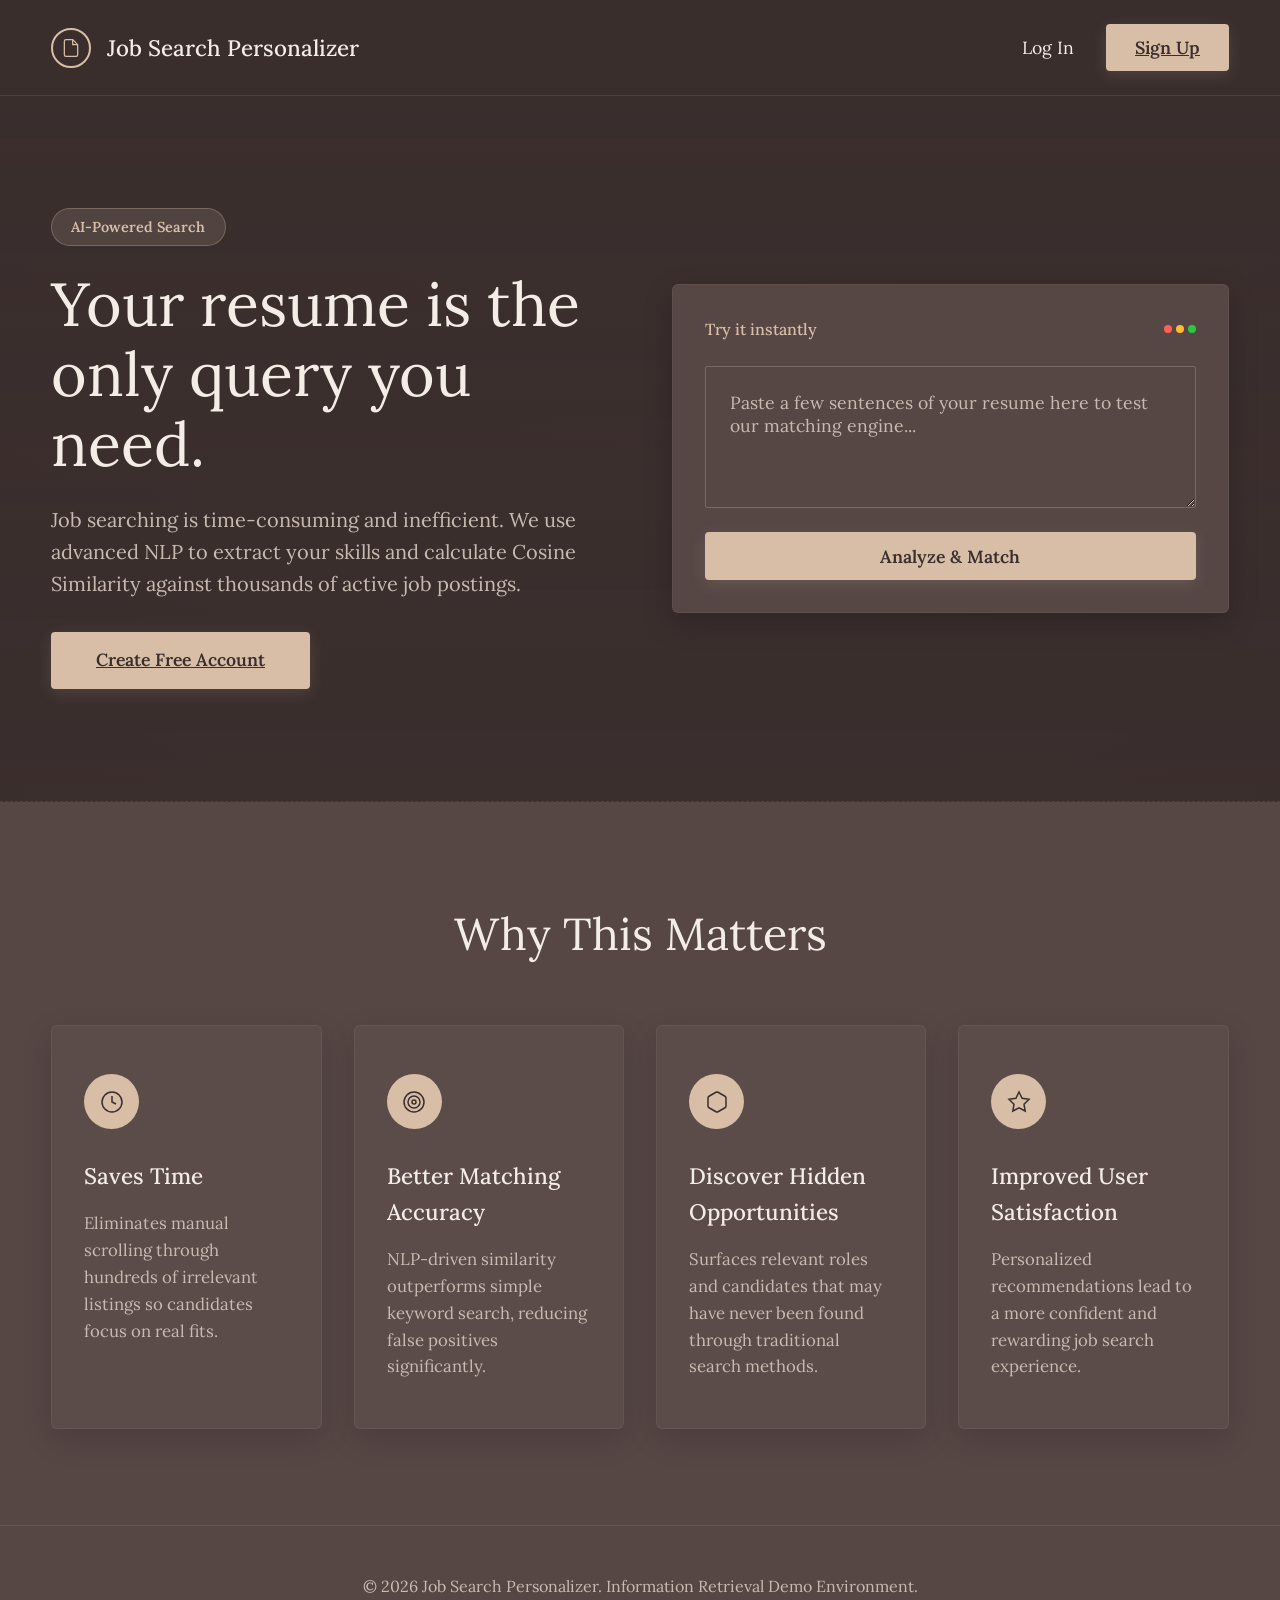
<file: index.html>
<!DOCTYPE html>
<html lang="en">
<head>
    <meta charset="UTF-8">
    <title>Job Search Personalizer</title>
    <!-- Use our Lora font for consistency -->
    <link href="https://fonts.googleapis.com/css2?family=Lora:ital,wght@0,400;0,500;0,600;1,400&display=swap" rel="stylesheet">
    <link rel="stylesheet" href="style.css?v=3">
</head>
<body class="landing-body">
    <!-- Navbar -->
    <nav class="landing-nav">
        <div class="nav-brand">
            <div class="icon-circle nav-icon">
                <svg width="20" height="20" viewBox="0 0 24 24" fill="none" stroke="currentColor" stroke-width="1.5"><path d="M14 2H6a2 2 0 0 0-2 2v16a2 2 0 0 0 2 2h12a2 2 0 0 0 2-2V8z"></path><polyline points="14 2 14 8 20 8"></polyline></svg>
            </div>
            Job Search Personalizer
        </div>
        <div class="nav-links">
            <a href="login.html" class="nav-login">Log In</a>
            <a href="signup.html" class="primary-btn nav-signup">Sign Up</a>
        </div>
    </nav>

    <!-- Split Hero Section -->
    <header class="hero-section">
        <div class="hero-split-container">
            <!-- Left: Pitch -->
            <div class="hero-text-content">
                <div class="hero-badge">AI-Powered Search</div>
                <h1>Your resume is the only query you need.</h1>
                <p>Job searching is time-consuming and inefficient. We use advanced NLP to extract your skills and calculate Cosine Similarity against thousands of active job postings.</p>
                <div class="hero-actions">
                    <a href="signup.html" class="primary-btn">Create Free Account</a>
                </div>
            </div>
            
            <!-- Right: Interactive Demo Widget -->
            <div class="hero-demo-widget panel" id="demo">
                <div class="demo-header" style="margin-bottom: 1.5rem; display: flex; align-items: center; justify-content: space-between;">
                    <span style="font-weight: 500; color: var(--accent-peach);">Try it instantly</span>
                    <div style="display: flex; gap: 4px;">
                        <span style="width: 8px; height: 8px; border-radius: 50%; background: #ff5f56;"></span>
                        <span style="width: 8px; height: 8px; border-radius: 50%; background: #ffbd2e;"></span>
                        <span style="width: 8px; height: 8px; border-radius: 50%; background: #27c93f;"></span>
                    </div>
                </div>
                
                <div id="demo-input-view">
                    <textarea id="demo-resume" placeholder="Paste a few sentences of your resume here to test our matching engine..." rows="4" style="min-height: 120px; margin-bottom: 1rem;"></textarea>
                    <button id="demo-analyze-btn" class="primary-btn" style="width: 100%; padding: 0.8rem;">Analyze & Match</button>
                </div>
                
                <div id="demo-loading-view" class="hidden" style="text-align: center; padding: 2rem 0;">
                    <div class="loader" style="margin: 0 auto 1rem auto; width: 30px; height: 30px; border-color: var(--accent-peach); border-top-color: transparent;"></div>
                    <p style="color: var(--accent-peach); font-style: italic;">Vectorizing skills & calculating similarity...</p>
                </div>
                
                <div id="demo-results-view" class="hidden">
                    <div class="demo-mini-card top-match" style="margin-bottom: 1rem;">
                        <div class="top-match-label" style="display: inline-block; margin-bottom: 0.5rem; padding: 0.15rem 0.4rem; font-size: 0.7rem;">94% Match</div>
                        <h4 style="margin-bottom: 0.25rem;">Senior Data Scientist</h4>
                        <p style="font-size: 0.9rem; color: var(--text-muted);">Requires Python, Machine Learning, NLP...</p>
                    </div>
                    <div class="demo-mini-card" style="margin-bottom: 1.5rem;">
                        <div class="top-match-label" style="display: inline-block; margin-bottom: 0.5rem; padding: 0.15rem 0.4rem; font-size: 0.7rem; background-color: var(--text-muted); color: var(--bg-main);">88% Match</div>
                        <h4 style="margin-bottom: 0.25rem;">Software Engineer (AI)</h4>
                        <p style="font-size: 0.9rem; color: var(--text-muted);">Requires API design, Backend architecture...</p>
                    </div>
                    <a href="signup.html" class="primary-btn" style="width: 100%; text-decoration: none; padding: 0.6rem; font-size: 0.95rem;">View Full Results & Apply</a>
                </div>
            </div>
        </div>
    </header>

    <!-- Mini Script for Demo Interaction -->
    <script>
        document.getElementById('demo-analyze-btn').addEventListener('click', function() {
            const input = document.getElementById('demo-resume').value;
            if (!input.trim()) {
                alert("Please paste a little text first!");
                return;
            }
            
            document.getElementById('demo-input-view').classList.add('hidden');
            document.getElementById('demo-loading-view').classList.remove('hidden');
            
            setTimeout(() => {
                document.getElementById('demo-loading-view').classList.add('hidden');
                document.getElementById('demo-results-view').classList.remove('hidden');
            }, 1500);
        });
    </script>

    <!-- Why This Matters Section (Grid) -->
    <section class="features-section">
        <h2 class="section-title">Why This Matters</h2>
        <div class="features-grid">
            <div class="feature-card panel">
                <div class="feature-icon icon-circle">
                    <svg width="24" height="24" viewBox="0 0 24 24" fill="none" stroke="currentColor" stroke-width="1.5"><circle cx="12" cy="12" r="10"></circle><polyline points="12 6 12 12 16 14"></polyline></svg>
                </div>
                <h3>Saves Time</h3>
                <p>Eliminates manual scrolling through hundreds of irrelevant listings so candidates focus on real fits.</p>
            </div>
            <div class="feature-card panel">
                <div class="feature-icon icon-circle">
                    <svg width="24" height="24" viewBox="0 0 24 24" fill="none" stroke="currentColor" stroke-width="1.5"><circle cx="12" cy="12" r="10"></circle><circle cx="12" cy="12" r="6"></circle><circle cx="12" cy="12" r="2"></circle></svg>
                </div>
                <h3>Better Matching Accuracy</h3>
                <p>NLP-driven similarity outperforms simple keyword search, reducing false positives significantly.</p>
            </div>
            <div class="feature-card panel">
                <div class="feature-icon icon-circle">
                    <svg width="24" height="24" viewBox="0 0 24 24" fill="none" stroke="currentColor" stroke-width="1.5"><path d="M21 16V8a2 2 0 0 0-1-1.73l-7-4a2 2 0 0 0-2 0l-7 4A2 2 0 0 0 3 8v8a2 2 0 0 0 1 1.73l7 4a2 2 0 0 0 2 0l7-4A2 2 0 0 0 21 16z"></path></svg>
                </div>
                <h3>Discover Hidden Opportunities</h3>
                <p>Surfaces relevant roles and candidates that may have never been found through traditional search methods.</p>
            </div>
            <div class="feature-card panel">
                <div class="feature-icon icon-circle">
                    <svg width="24" height="24" viewBox="0 0 24 24" fill="none" stroke="currentColor" stroke-width="1.5"><polygon points="12 2 15.09 8.26 22 9.27 17 14.14 18.18 21.02 12 17.77 5.82 21.02 7 14.14 2 9.27 8.91 8.26 12 2"></polygon></svg>
                </div>
                <h3>Improved User Satisfaction</h3>
                <p>Personalized recommendations lead to a more confident and rewarding job search experience.</p>
            </div>
        </div>
    </section>



    <footer class="landing-footer">
        <p>&copy; 2026 Job Search Personalizer. Information Retrieval Demo Environment.</p>
    </footer>
</body>
</html>
</file>
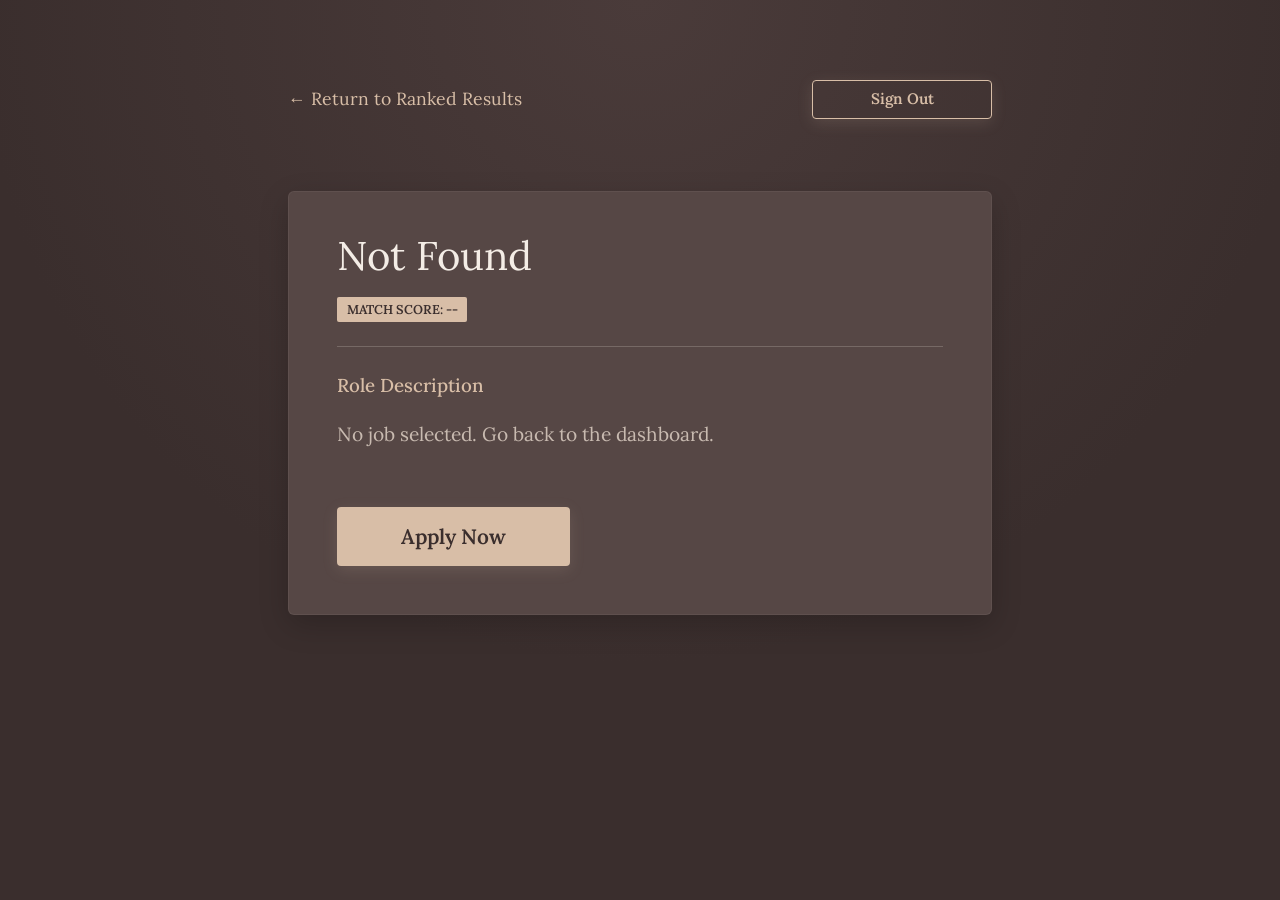
<file: job-details.html>
<!DOCTYPE html>
<html lang="en">
<head>
    <meta charset="UTF-8">
    <title>Job Details</title>
    <link href="https://fonts.googleapis.com/css2?family=Lora:ital,wght@0,400;0,500;0,600;1,400&display=swap" rel="stylesheet">
    <link rel="stylesheet" href="style.css?v=3">
</head>
<body>
    <div class="app-container detail-container">
        <div style="display: flex; justify-content: space-between; align-items: center; margin-bottom: 1rem;">
            <a href="dashboard.html" class="back-link" style="margin-bottom: 0;">← Return to Ranked Results</a>
            <a href="login.html" class="primary-btn" style="background-color: transparent; border: 1px solid var(--accent-peach); color: var(--accent-peach); text-decoration: none; padding: 0.4rem 1.2rem; font-size: 0.95rem;">Sign Out</a>
        </div>
        
        <main class="panel job-details-panel">
            <div class="job-header detail-header">
                <div>
                    <h1 id="detail-title">Loading...</h1>
                    <span class="top-match-label" id="detail-score">Match Score: --</span>
                </div>
            </div>
            
            <div class="panel-body">
                <h3 class="role-desc-title">Role Description</h3>
                <p id="detail-desc" class="role-desc-text">
                    Loading description...
                </p>
            </div>
            
            <div class="panel-footer apply-footer">
                <button id="apply-btn" class="primary-btn btn-lg">
                    Apply Now
                </button>
            </div>
        </main>
    </div>

    <!-- Apply Success Modal -->
    <div id="success-modal" class="modal hidden">
        <div class="modal-content panel">
            <div class="icon-circle modal-icon">
                <svg width="30" height="30" viewBox="0 0 24 24" fill="none" stroke="currentColor" stroke-width="2.5"><path d="M20 6L9 17l-5-5"></path></svg>
            </div>
            <h2 class="modal-title">Application Submitted!</h2>
            <p class="modal-text">
                Thank you for your interest in joining us. Our hiring team is currently reviewing all if you're among the qualified candidates, someone from our team will reach out.
            </p>
            <button id="close-modal-btn" class="primary-btn btn-block">Return to Dashboard</button>
        </div>
    </div>

    <script>
        document.addEventListener('DOMContentLoaded', () => {
            // read selected job object from local storage
            let jobDataStr = localStorage.getItem('selectedJob');
            
            if (jobDataStr) {
                let job = JSON.parse(jobDataStr);
                
                document.getElementById('detail-title').textContent = job.title;
                document.getElementById('detail-score').textContent = 'Match Score: ' + Math.round(job.matchScore * 100) + '%';
                
                let highlightedDesc = job.description;
                if (job.keywords && job.keywords.length > 0) {
                    for (let kw of job.keywords) {
                        let regex = new RegExp(`(${kw})`, 'gi');
                        highlightedDesc = highlightedDesc.replace(regex, `<span class="keyword-highlight">$1</span>`);
                    }
                }
                
                document.getElementById('detail-desc').innerHTML = highlightedDesc;
            } else {
                document.getElementById('detail-title').textContent = "Not Found";
                document.getElementById('detail-desc').textContent = "No job selected. Go back to the dashboard.";
            }

            document.getElementById('apply-btn').addEventListener('click', () => {
                let modal = document.getElementById('success-modal');
                modal.classList.remove('hidden');
                modal.style.display = 'flex'; 
            });
            
            document.getElementById('close-modal-btn').addEventListener('click', () => {
                window.location.href = 'dashboard.html';
            });
        });
    </script>
</body>
</html>
</file>
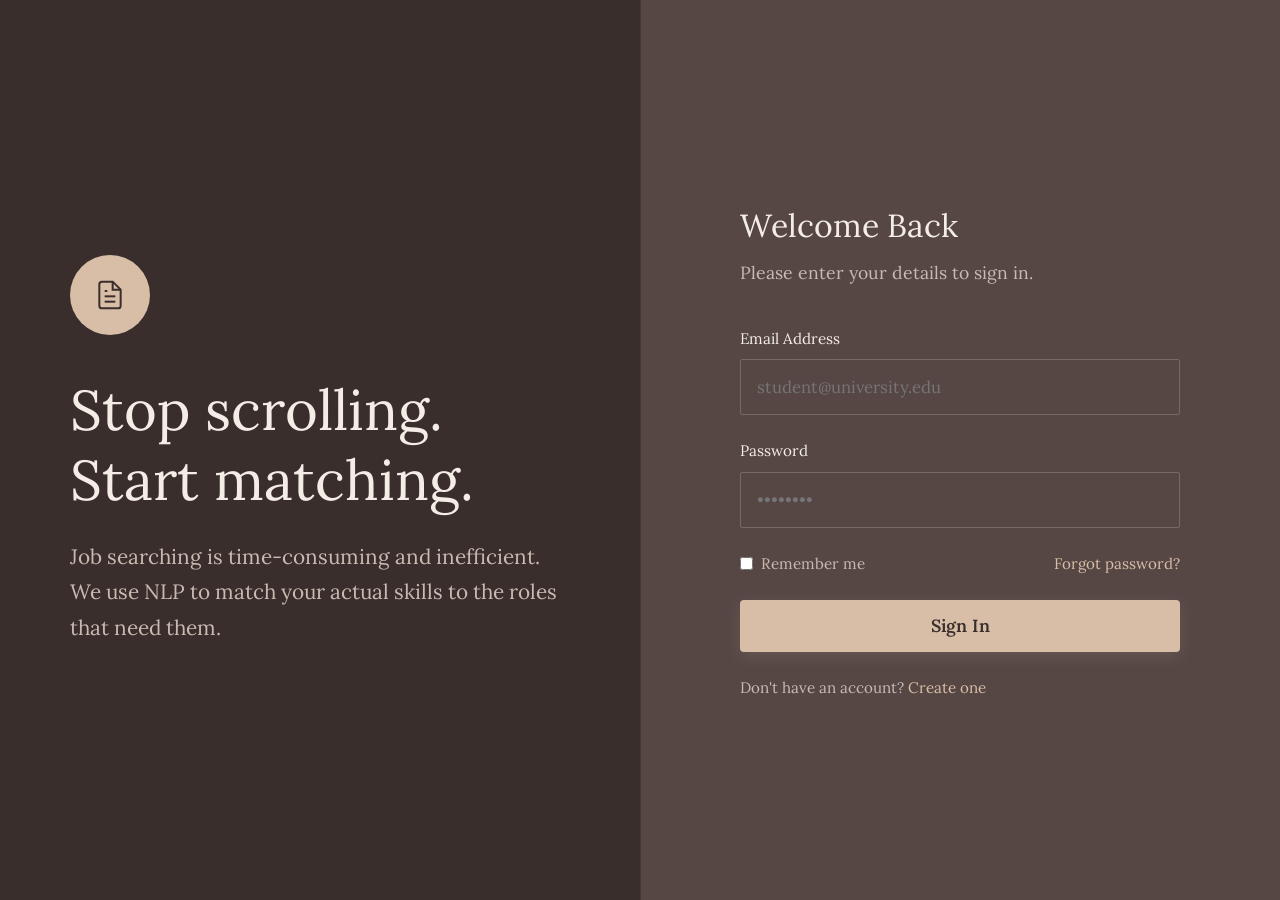
<file: login.html>
<!DOCTYPE html>
<html lang="en">
<head>
    <meta charset="UTF-8">
    <title>Login - Job Search Personalizer</title>
    <link href="https://fonts.googleapis.com/css2?family=Lora:ital,wght@0,400;0,500;0,600;1,400&display=swap" rel="stylesheet">
    <link rel="stylesheet" href="style.css?v=3">
</head>
<body>
    <div class="auth-split-layout">
        
        <!-- Left Side: Grand Visual Banner -->
        <div class="auth-banner">
            <div class="banner-content">
                <div class="icon-circle banner-icon">
                    <svg width="32" height="32" viewBox="0 0 24 24" fill="none" stroke="currentColor" stroke-width="1.5"><path d="M14 2H6a2 2 0 0 0-2 2v16a2 2 0 0 0 2 2h12a2 2 0 0 0 2-2V8z"></path><polyline points="14 2 14 8 20 8"></polyline><line x1="16" y1="13" x2="8" y2="13"></line><line x1="16" y1="17" x2="8" y2="17"></line><polyline points="10 9 9 9 8 9"></polyline></svg>
                </div>
                <h2>Stop scrolling.<br>Start matching.</h2>
                <p>Job searching is time-consuming and inefficient. We use NLP to match your actual skills to the roles that need them.</p>
            </div>
        </div>

        <!-- Right Side: Clean Login Form -->
        <div class="auth-form-container">
            <div class="auth-form-wrapper">
                <h1 class="auth-title align-left">Welcome Back</h1>
                <p class="auth-subtitle">Please enter your details to sign in.</p>
                
                <form id="login-form">
                    <div class="input-group">
                        <label>Email Address</label>
                        <input type="email" id="login-email" placeholder="student@university.edu" required>
                    </div>
                    <div class="input-group">
                        <label>Password</label>
                        <input type="password" id="login-password" placeholder="••••••••" required>
                    </div>
                    
                    <div class="auth-actions">
                        <label class="remember-me"><input type="checkbox"> Remember me</label>
                        <a href="#" class="text-link">Forgot password?</a>
                    </div>
                    
                    <button type="submit" class="primary-btn btn-block">Sign In</button>
                </form>
                
                <p class="auth-footer-text align-left">
                    Don't have an account? <a href="signup.html" class="text-link">Create one</a>
                </p>
            </div>
        </div>
    </div>

    <!-- handle pseudo login for presentation demo -->
    <script>
        document.getElementById('login-form').addEventListener('submit', function(e) {
            e.preventDefault(); 
            
            const enteredEmail = document.getElementById('login-email').value;
            const enteredPassword = document.getElementById('login-password').value;
            
            const savedEmail = localStorage.getItem('userEmail');
            const savedPassword = localStorage.getItem('userPassword');
            
            // Validate credentials
            if (savedEmail && savedPassword) {
                if (enteredEmail === savedEmail && enteredPassword === savedPassword) {
                    window.location.href = 'dashboard.html'; 
                } else {
                    alert("Invalid email or password. Please try again.");
                }
            } else {
                // Fallback for demo purposes if they haven't signed up yet
                if (enteredEmail === 'demo@student.edu' && enteredPassword === 'password123') {
                    window.location.href = 'dashboard.html'; 
                } else {
                    alert("Account not found. Please sign up first, or use demo@student.edu / password123.");
                }
            }
        });
    </script>
</body>
</html>
</file>
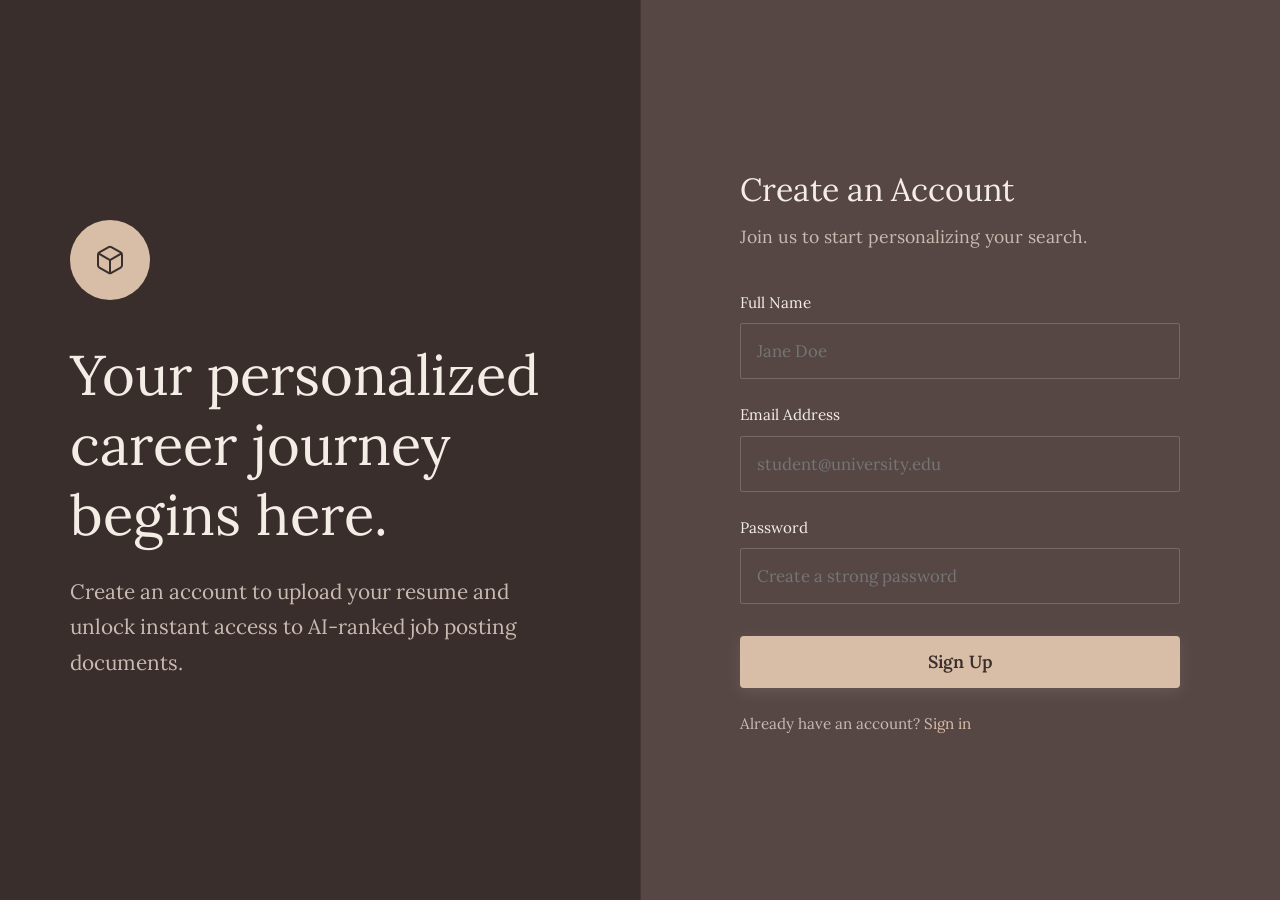
<file: signup.html>
<!DOCTYPE html>
<html lang="en">
<head>
    <meta charset="UTF-8">
    <title>Sign Up - Job Search Personalizer</title>
    <link href="https://fonts.googleapis.com/css2?family=Lora:ital,wght@0,400;0,500;0,600;1,400&display=swap" rel="stylesheet">
    <link rel="stylesheet" href="style.css?v=3">
</head>
<body>
    <div class="auth-split-layout">
        
        <!-- Left Side: Grand Visual Banner -->
        <div class="auth-banner">
            <div class="banner-content">
                <div class="icon-circle banner-icon">
                    <svg width="32" height="32" viewBox="0 0 24 24" fill="none" stroke="currentColor" stroke-width="1.5"><path d="M21 16V8a2 2 0 0 0-1-1.73l-7-4a2 2 0 0 0-2 0l-7 4A2 2 0 0 0 3 8v8a2 2 0 0 0 1 1.73l7 4a2 2 0 0 0 2 0l7-4A2 2 0 0 0 21 16z"></path><polyline points="3.27 6.96 12 12.01 20.73 6.96"></polyline><line x1="12" y1="22.08" x2="12" y2="12"></line></svg>
                </div>
                <h2>Your personalized career journey begins here.</h2>
                <p>Create an account to upload your resume and unlock instant access to AI-ranked job posting documents.</p>
            </div>
        </div>

        <!-- Right Side: Clean Sign Up Form -->
        <div class="auth-form-container">
            <div class="auth-form-wrapper">
                <h1 class="auth-title align-left">Create an Account</h1>
                <p class="auth-subtitle">Join us to start personalizing your search.</p>
                
                <form id="signup-form">
                    <div class="input-group">
                        <label>Full Name</label>
                        <input type="text" placeholder="Jane Doe" required>
                    </div>
                    <div class="input-group">
                        <label>Email Address</label>
                        <input type="email" id="signup-email" placeholder="student@university.edu" required>
                    </div>
                    <div class="input-group">
                        <label>Password</label>
                        <input type="password" id="signup-password" placeholder="Create a strong password" required>
                    </div>
                    
                    <button type="submit" class="primary-btn btn-block" style="margin-top: 2rem;">Sign Up</button>
                </form>
                
                <p class="auth-footer-text align-left">
                    Already have an account? <a href="login.html" class="text-link">Sign in</a>
                </p>
            </div>
        </div>
    </div>

    <!-- Registration routing script -->
    <script>
        document.getElementById('signup-form').addEventListener('submit', function(e) {
            e.preventDefault(); 
            
            // Save the user's credentials to localStorage
            const email = document.getElementById('signup-email').value;
            const password = document.getElementById('signup-password').value;
            localStorage.setItem('userEmail', email);
            localStorage.setItem('userPassword', password);
            
            alert("Account created successfully! Please sign in to continue.");
            window.location.href = 'login.html'; 
        });
    </script>
</body>
</html>
</file>
<file: style.css>
/* 
  ========================================================
  JOB SEARCH PERSONALIZER - STYLES
  We use CSS to make our app look exactly like the slides.
  ======================================================== 
*/

/* --- 1. CSS VARIABLES (Color Palette) --- 
   Variables make it easy to reuse our specific slide deck colors. */
:root {
    --bg-main: #3a2e2d;        /* Deep espresso brown (Main background) */
    --bg-panel: #564745;       /* Lighter taupe (For our left & right boxes) */
    --accent-peach: #d8bea7;   /* The pale peach/tan accent color */
    --text-light: #f4ede6;     /* Bright off-white for headers and main text */
    --text-muted: #c8bab0;     /* Darker grey-ish text for subtitles/placeholders */
    
    /* Using the Serif font we imported in HTML */
    --font-serif: 'Lora', Georgia, 'Times New Roman', serif;
}

/* --- 2. GLOBAL RESET --- 
   This removes default browser margins so our design is consistent. */
* {
    box-sizing: border-box; /* Ensures padding is included in element width */
    margin: 0;
    padding: 0;
}

/* --- 3. BASIC BODY STYLING --- */
@keyframes fadeUp {
    from { opacity: 0; transform: translateY(20px); }
    to { opacity: 1; transform: translateY(0); }
}

body {
    font-family: var(--font-serif);
    background: radial-gradient(circle at 50% 0%, #4a3b3a 0%, var(--bg-main) 60%);
    color: var(--text-light);
    line-height: 1.6;
    min-height: 100vh;
}

.app-container {
    width: 100%;
    max-width: 1100px;
    margin: 0 auto;
    padding: 5rem 3rem;
    display: flex;
    flex-direction: column;
    gap: 3.5rem;            /* Space between header and the panels */
}

/* --- 4. HEADER STYLES --- */
.app-header h1 {
    font-size: 3rem;
    font-weight: 400;
    margin-bottom: 0.5rem;
}

.app-header p {
    font-size: 1.25rem;
    color: var(--text-light);
}

/* --- 5. DASHBOARD GRID LAYOUT --- 
   We use CSS Grid to easily place the two panels side-by-side. */
.dashboard-grid {
    display: grid;
    grid-template-columns: 1fr 1fr; /* Splits into 2 equal columns */
    gap: 2.5rem;                    /* Space between columns */
    align-items: stretch;           /* Makes both columns the same height */
}

/* --- 6. PANELS (Left & Right Boxes) --- */
.panel {
    background-color: var(--bg-panel);
    border: 1px solid rgba(255, 255, 255, 0.05); /* Sleek glass border */
    border-radius: 6px;             /* Slightly softer corners */
    box-shadow: 0 10px 30px rgba(0, 0, 0, 0.2); /* Deep elegant shadow */
    display: flex;                  
    flex-direction: column;         /* Stacks contents top-to-bottom */
    padding: 3rem;
    animation: fadeUp 0.6s ease-out backwards; /* Entrance animation */
}

.panel-header {
    display: flex;
    align-items: center;            /* Aligns the circle icon and text together */
    gap: 1.25rem;
    margin-bottom: 2rem;
}

/* The circular peach accents matching the slides */
.icon-circle {
    width: 60px;
    height: 60px;
    background-color: var(--accent-peach);
    border-radius: 50%;
    display: flex;
    align-items: center;
    justify-content: center;
    color: var(--bg-main);          /* Icon draws dark against the light peach */
}

.panel-header h2 {
    font-size: 1.7rem;
    font-weight: 400;
}

/* --- 7. INPUT AREA (Query Textarea) --- */
.panel-body {
    flex: 1; /* Pushes footer down by taking up remaining space */
    display: flex;
    flex-direction: column;
}

textarea {
    width: 100%;
    flex: 1;
    min-height: 350px;
    background-color: transparent;
    border: 1px solid rgba(244, 237, 230, 0.2); /* Semi-transparent border */
    border-radius: 2px;
    padding: 1.5rem;
    font-family: var(--font-serif); /* Keep text serif inside the box */
    font-size: 1.1rem;
    color: var(--text-light);
    resize: vertical;
    outline: none;
    transition: border-color 0.2s; /* Smooth glow when clicked */
}

textarea:focus {
    border-color: var(--accent-peach);
}

textarea::placeholder {
    color: var(--text-muted);
}

/* --- 8. PRIMARY BUTTON & LOADER --- */
.panel-footer {
    margin-top: 2rem;
}

.primary-btn {
    background-color: var(--accent-peach);
    color: var(--bg-main);
    border: none;
    border-radius: 4px; /* Sleek button shape */
    padding: 0.9rem 2.8rem;
    font-size: 1.1rem;
    font-family: var(--font-serif);
    font-weight: 600;
    cursor: pointer;
    display: flex;
    align-items: center;
    justify-content: center;
    min-width: 180px;
    transition: all 0.3s cubic-bezier(0.25, 0.8, 0.25, 1); /* Smooth hover */
    box-shadow: 0 4px 15px rgba(216, 190, 167, 0.15); /* Peach glow */
}

.primary-btn:hover {
    transform: translateY(-2px);
    box-shadow: 0 8px 20px rgba(216, 190, 167, 0.3);
}

.primary-btn:disabled {
    opacity: 0.7;
    cursor: not-allowed;
}

/* Utility class to quickly hide things using JS */
.hidden {
    display: none !important;
}

/* CSS Animation for the spinner */
.loader {
    width: 20px;
    height: 20px;
    border: 2px solid var(--bg-main);
    border-radius: 50%;
    border-top-color: transparent;
    animation: spin 1s linear infinite; /* Loops forever */
}

@keyframes spin {
    to { transform: rotate(360deg); }
}

/* --- 9. RESULTS LIST & JOB CARDS (Ranked Documents) --- */
.placeholder-state {
    flex: 1;
    display: flex;
    align-items: center;
    justify-content: center;
    color: var(--text-muted);
    font-size: 1.2rem;
    font-style: italic;
}

.job-list {
    display: flex;
    flex-direction: column;
    gap: 1.8rem;
    max-height: 430px;
    overflow-y: auto;          /* Allows scrolling if results are too long! */
    padding-right: 0.5rem;
}

/* Custom scrollbar for the results list to make it elegant */
.job-list::-webkit-scrollbar { width: 6px; }
.job-list::-webkit-scrollbar-thumb { 
    background-color: var(--text-muted); 
    border-radius: 3px; 
}

/* The individual result items */
.job-card {
    border: 1px solid rgba(244, 237, 230, 0.15);
    border-radius: 6px;
    padding: 1.5rem;
    background-color: rgba(255, 255, 255, 0.02); /* Slight contrast */
    display: flex;
    flex-direction: column;
    gap: 0.85rem;
    transition: all 0.3s ease;
}

.job-card:hover {
    transform: translateY(-3px);
    border-color: rgba(216, 190, 167, 0.6);
    box-shadow: 0 8px 24px rgba(0, 0, 0, 0.15);
}

/* Special spotlight styling for highest ranked job */
.job-card.top-match {
    border-color: var(--accent-peach);
    border-width: 2px;
    background: linear-gradient(180deg, rgba(216, 190, 167, 0.05) 0%, transparent 100%);
}

.top-match-label {
    align-self: flex-start; /* Keeps the label tight and not full width */
    color: var(--bg-main);
    background-color: var(--accent-peach);
    font-size: 0.8rem;
    font-weight: 600;
    text-transform: uppercase;
    padding: 0.25rem 0.6rem;
    border-radius: 2px;
}

.job-header {
    display: flex;
    justify-content: space-between;
    align-items: baseline;
}

.job-title {
    font-size: 1.35rem;
    font-weight: 400;
}

.job-match-score {
    font-size: 1rem;
    color: var(--accent-peach);
    font-style: italic;
}

.job-desc {
    font-size: 1.05rem;
    color: var(--text-muted);
}

/* Simple text underline to highlight NLP extracted skills */
.keyword-highlight {
    color: var(--accent-peach);
    border-bottom: 1px dashed var(--accent-peach);
}

/* --- 10. LOGIN PAGE STYLES --- */
.login-body {
    display: flex;
    justify-content: center;
    align-items: center; /* Vertically centers the login card on screen */
    padding: 2rem;
}

.login-container {
    width: 100%;
    max-width: 450px;
}

.input-group {
    display: flex;
    flex-direction: column;
    margin-bottom: 1.5rem;
}

.input-group label {
    margin-bottom: 0.5rem;
    font-size: 0.95rem;
    color: var(--text-light);
}

.input-group input {
    background-color: transparent;
    border: 1px solid rgba(244, 237, 230, 0.2);
    border-radius: 2px;
    padding: 1rem;
    font-family: var(--font-serif);
    color: var(--text-light);
    font-size: 1.05rem;
    outline: none;
    transition: border-color 0.2s;
}

.input-group input:focus {
    border-color: var(--accent-peach);
}

/* --- 11. JOB DETAILS & MODAL STYLES --- */
.job-details-panel {
    padding-top: 2rem; 
}

.back-link {
    color: var(--accent-peach);
    text-decoration: none;
    font-size: 1.1rem;
    margin-bottom: 1rem;
    display: inline-block;
    transition: opacity 0.2s;
}

.back-link:hover {
    opacity: 0.8;
}

/* auth helper classes */
.auth-header {
    justify-content: center;
    margin-bottom: 0.5rem;
}
.auth-title {
    text-align: center;
    margin-bottom: 2rem;
    font-weight: 400;
}
.btn-block {
    width: 100%;
    margin-top: 1rem;
}
.auth-footer-text {
    text-align: center;
    margin-top: 1.5rem;
    color: var(--text-muted);
    font-size: 0.95rem;
}
.auth-footer-text a {
    color: var(--accent-peach);
}

/* detail UI classes */
.detail-container {
    max-width: 800px;
}
.detail-header {
    align-items: center;
    border-bottom: 1px solid rgba(244, 237, 230, 0.2);
    padding-bottom: 1.5rem;
    margin-bottom: 1.5rem;
}
.detail-header h1 {
    font-size: 2.5rem;
    margin-bottom: 0.5rem;
    font-weight: 400;
}
.role-desc-title {
    margin-bottom: 1rem;
    color: var(--accent-peach);
    font-weight: 500;
}
.role-desc-text {
    font-size: 1.2rem;
    line-height: 1.8;
    color: var(--text-muted);
}
.apply-footer {
    margin-top: 3.5rem;
    justify-content: center;
}
.btn-lg {
    font-size: 1.3rem;
    padding: 1rem 4rem;
}

/* Base modal styles */
.modal {
    position: fixed;
    top: 0; 
    left: 0; 
    width: 100%; 
    height: 100%;
    background-color: rgba(0,0,0,0.7); 
    display: none; 
    align-items: center;
    justify-content: center;
    z-index: 1000;
}
.modal-content {
    max-width: 500px;
    width: 90%;
    padding: 3rem;
    box-shadow: 0 10px 40px rgba(0,0,0,0.6); 
}
.modal-icon {
    margin: 0 auto 1.5rem auto;
    background-color: #a7d8be;
    color: var(--bg-main);
}
.modal-title {
    text-align: center;
    margin-bottom: 1rem;
    font-weight: 400;
}
.modal-text {
    text-align: center;
    color: var(--text-muted);
    font-size: 1.1rem;
    line-height: 1.6;
    margin-bottom: 2.5rem;
}

/* --- 12. SPLIT SCREEN AUTHENTICATION --- */
.auth-split-layout {
    display: flex;
    width: 100vw;
    height: 100vh;
    position: fixed;
    top: 0;
    left: 0;
    margin: 0;
    padding: 0;
}

.auth-banner {
    flex: 1;
    background-color: var(--bg-main);
    display: flex;
    align-items: center;
    justify-content: center;
    padding: 4rem;
    border-right: 1px solid rgba(244, 237, 230, 0.05); /* very subtle divide */
}

.banner-content {
    max-width: 500px;
}

.banner-icon {
    width: 80px;
    height: 80px;
    margin-bottom: 2.5rem;
}

.auth-banner h2 {
    font-size: 3.5rem;
    line-height: 1.25;
    margin-bottom: 1.5rem;
    font-weight: 400;
}

.auth-banner p {
    font-size: 1.3rem;
    color: var(--text-muted);
    line-height: 1.7;
}

.auth-form-container {
    flex: 1;
    background-color: var(--bg-panel);
    display: flex;
    align-items: center;
    justify-content: center;
    padding: 4rem;
}

.auth-form-wrapper {
    width: 100%;
    max-width: 440px;
}

.auth-subtitle {
    font-size: 1.1rem;
    color: var(--text-muted);
    margin-bottom: 2.5rem;
    margin-top: -1.5rem;
}

.align-left {
    text-align: left;
}

.auth-actions {
    display: flex;
    justify-content: space-between;
    align-items: center;
    margin-bottom: 1.5rem;
    font-size: 0.95rem;
}

.remember-me {
    display: flex;
    align-items: center;
    gap: 0.5rem;
    color: var(--text-muted);
    cursor: pointer;
}

.text-link {
    color: var(--accent-peach);
    text-decoration: none;
    transition: opacity 0.2s;
}

.text-link:hover {
    opacity: 0.8;
}

/* --- 13. LANDING PAGE STYLES --- */
.landing-body {
    padding: 0;
    display: block; /* Override default centered flex layout from body tag */
}

/* Navbar */
.landing-nav {
    display: flex;
    justify-content: space-between;
    align-items: center;
    padding: 1.5rem 4%;
    background-color: var(--bg-main);
    border-bottom: 1px solid rgba(244, 237, 230, 0.1);
    position: sticky;
    top: 0;
    z-index: 100;
}
.nav-brand {
    display: flex;
    align-items: center;
    gap: 1rem;
    font-size: 1.4rem;
    font-weight: 500;
    color: var(--text-light);
}
.nav-icon {
    width: 40px;
    height: 40px;
    background-color: transparent !important;
    border: 2px solid var(--accent-peach);
    color: var(--accent-peach) !important;
}
.nav-links {
    display: flex;
    align-items: center;
    gap: 2rem;
}
.nav-login {
    color: var(--text-light);
    text-decoration: none;
    font-size: 1.1rem;
    transition: color 0.2s;
}
.nav-login:hover {
    color: var(--accent-peach);
}
.nav-signup {
    padding: 0.6rem 1.8rem;
    min-width: auto;
}

/* Hero Section */
.hero-section {
    padding: 7rem 4%;
    text-align: center;
    background: linear-gradient(180deg, var(--bg-main) 0%, rgba(58, 46, 45, 0.9) 100%);
    border-bottom: 1px dashed rgba(244, 237, 230, 0.1);
}
.hero-content {
    max-width: 900px;
    margin: 0 auto;
    display: flex;
    flex-direction: column;
    align-items: center;
    gap: 1.5rem;
    animation: fadeUp 0.8s ease-out backwards;
}
.hero-content h1 {
    font-size: 3.8rem;
    font-weight: 400;
    line-height: 1.2;
}
.hero-content p {
    font-size: 1.25rem;
    color: var(--text-muted);
    line-height: 1.6;
    max-width: 800px;
}
.hero-subtext {
    font-size: 1.15rem !important;
    font-style: italic;
    color: var(--accent-peach) !important;
}
.hero-btn {
    margin-top: 2rem;
    font-size: 1.25rem;
    padding: 1.2rem 3.5rem;
}

/* Features Section */
.features-section {
    padding: 6rem 4%;
    background-color: var(--bg-panel);
}
.section-title {
    font-size: 2.8rem;
    font-weight: 400;
    text-align: center;
    margin-bottom: 3.5rem;
}
.section-subtitle {
    text-align: center;
    color: var(--accent-peach);
    font-size: 1.2rem;
    margin-top: -2.5rem;
    margin-bottom: 4rem;
}
.features-grid {
    display: grid;
    grid-template-columns: repeat(auto-fit, minmax(250px, 1fr));
    gap: 2rem;
    max-width: 1200px;
    margin: 0 auto;
}
.feature-card {
    padding: 3rem 2rem;
    align-items: flex-start;
    background-color: rgba(255, 255, 255, 0.03) !important;
    border: 1px solid rgba(255, 255, 255, 0.05) !important;
    border-radius: 6px;
    box-shadow: 0 10px 30px rgba(0, 0, 0, 0.15);
    transition: transform 0.3s ease, border-color 0.3s ease;
}
.feature-card:hover {
    transform: translateY(-5px);
    border-color: var(--accent-peach) !important;
}
.feature-icon {
    width: 55px;
    height: 55px;
    margin-bottom: 1.8rem;
}
.feature-card h3 {
    font-size: 1.4rem;
    font-weight: 500;
    margin-bottom: 1rem;
}
.feature-card p {
    font-size: 1.05rem;
    color: var(--text-muted);
    line-height: 1.6;
}

/* How It Works Flow */
.how-it-works-section {
    padding: 6rem 4%;
    background-color: var(--bg-main);
}
.flow-container {
    display: flex;
    justify-content: space-between;
    align-items: stretch;
    max-width: 1200px;
    margin: 0 auto;
    gap: 1.5rem;
}
.flow-step {
    flex: 1;
    padding: 2.5rem 1.5rem;
    text-align: center;
    background-color: var(--bg-panel);
}
.flow-step h3 {
    font-size: 1.25rem;
    margin-bottom: 1rem;
    color: var(--text-light);
    font-weight: 500;
}
.flow-step p {
    font-size: 1rem;
    color: var(--text-muted);
}
.flow-arrow {
    font-size: 2rem;
    color: var(--accent-peach);
    opacity: 0.5;
    display: flex;
    align-items: center;
}

/* Footer */
.landing-footer {
    padding: 3rem 2rem;
    text-align: center;
    background-color: var(--bg-panel);
    border-top: 1px solid rgba(244, 237, 230, 0.1);
    color: var(--text-muted);
    font-size: 1rem;
}

/* --- 14. SPLIT HERO & DEMO WIDGET --- */
.hero-split-container {
    max-width: 1200px;
    margin: 0 auto;
    display: grid;
    grid-template-columns: 1fr 1fr;
    gap: 4rem;
    align-items: center;
    text-align: left;
}

.hero-text-content {
    animation: fadeUp 0.8s ease-out backwards;
}

.hero-badge {
    display: inline-block;
    padding: 0.4rem 1.2rem;
    border-radius: 50px;
    background: rgba(216, 190, 167, 0.15);
    color: var(--accent-peach);
    font-size: 0.9rem;
    font-weight: 600;
    margin-bottom: 1.5rem;
    border: 1px solid rgba(216, 190, 167, 0.3);
}

.hero-text-content h1 {
    font-size: 3.8rem;
    font-weight: 400;
    line-height: 1.15;
    margin-bottom: 1.5rem;
}

.hero-text-content p {
    font-size: 1.25rem;
    color: var(--text-muted);
    line-height: 1.6;
    margin-bottom: 2rem;
}

.hero-actions {
    display: flex;
    gap: 1rem;
}

.hero-demo-widget {
    padding: 2rem;
    animation: fadeUp 1s ease-out backwards;
    position: relative;
    z-index: 10;
}

.demo-mini-card {
    border: 1px solid rgba(244, 237, 230, 0.15);
    border-radius: 6px;
    padding: 1rem;
    background-color: rgba(255, 255, 255, 0.02);
}

.demo-mini-card.top-match {
    border-color: var(--accent-peach);
    background: linear-gradient(180deg, rgba(216, 190, 167, 0.08) 0%, transparent 100%);
}

@media (max-width: 900px) {
    .hero-split-container {
        grid-template-columns: 1fr;
        text-align: center;
    }
    .hero-actions {
        justify-content: center;
    }
}
</file>
